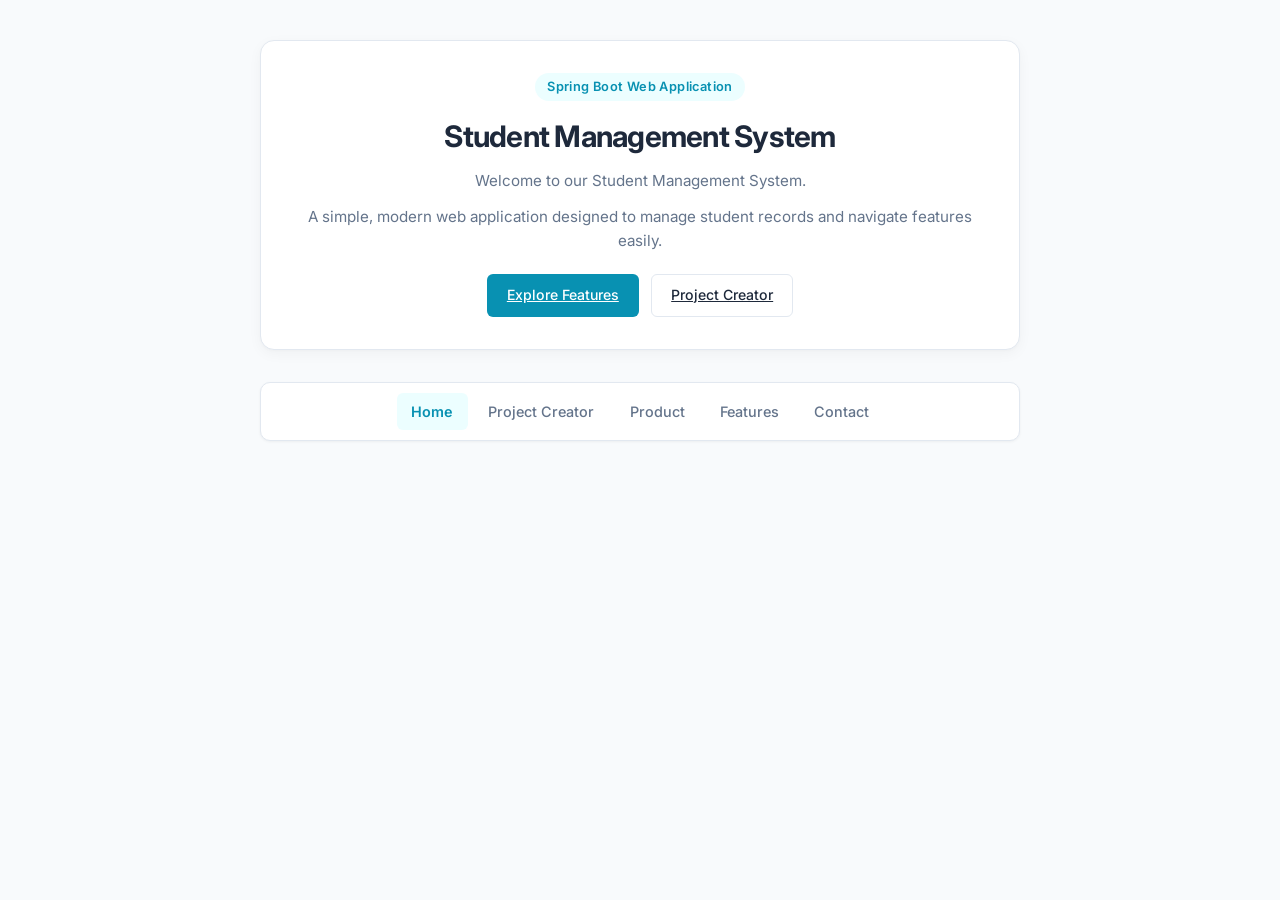
<file: JFS-assignment-223/demo/src/main/resources/static/index.html>
<!DOCTYPE html>
<html lang="en">
<head>
  <meta charset="UTF-8">
  <meta name="viewport" content="width=device-width, initial-scale=1.0">
  <title>Student Management System</title>
  <link rel="stylesheet" href="css/style.css">
</head>
<body>

  <div class="container">
    <div class="card text-center">
      <div><span class="badge">Spring Boot Web Application</span></div>
      <h1>Student Management System</h1>
      <p>Welcome to our Student Management System.</p>
      <p>A simple, modern web application designed to manage student records and navigate features easily.</p>

      <div style="display: flex; gap: 0.75rem; justify-content: center; margin-top: 1.25rem;">
        <a href="features.html" class="btn">Explore Features</a>
        <a href="about.html" class="btn btn-secondary">Project Creator</a>
      </div>
    </div>

    <!-- Centered Navigation Bar -->
    <nav class="nav-bar">
      <a href="index.html" class="active">Home</a>
      <a href="about.html">Project Creator</a>
      <a href="product.html">Product</a>
      <a href="features.html">Features</a>
      <a href="contact.html">Contact</a>
    </nav>
  </div>

</body>
</html>
</file>
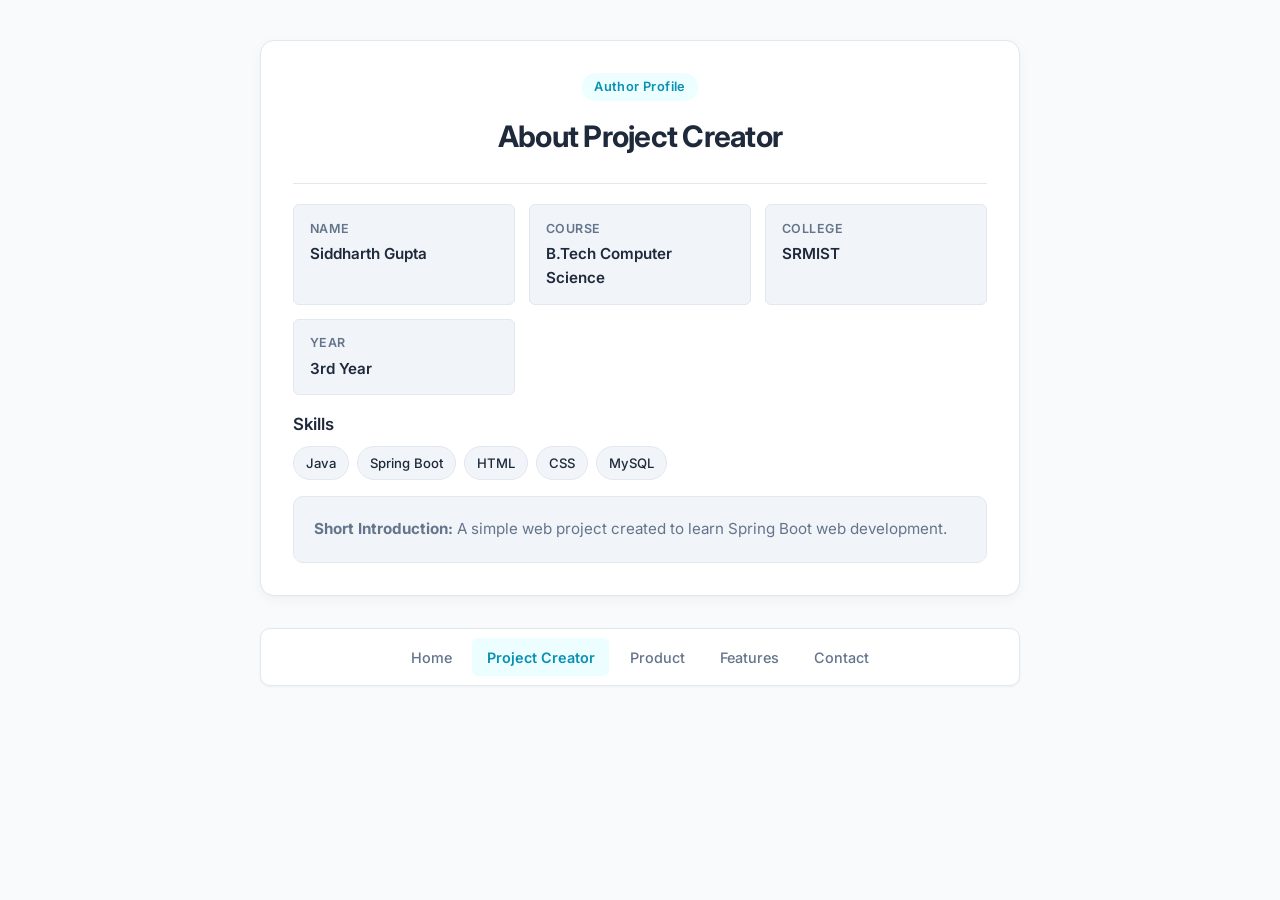
<file: JFS-assignment-223/demo/src/main/resources/static/about.html>
<!DOCTYPE html>
<html lang="en">

<head>
  <meta charset="UTF-8">
  <meta name="viewport" content="width=device-width, initial-scale=1.0">
  <title>About Project Creator</title>
  <link rel="stylesheet" href="css/style.css">
</head>

<body>

  <div class="container">
    <div class="card">
      <div class="card-header text-center" style="display: block;">
        <span class="badge">Author Profile</span>
        <h1>About Project Creator</h1>
      </div>

      <!-- Arranged Information Grid -->
      <div class="info-grid">
        <div class="info-item">
          <div class="label">Name</div>
          <div class="value">Siddharth Gupta</div>
        </div>
        <div class="info-item">
          <div class="label">Course</div>
          <div class="value">B.Tech Computer Science</div>
        </div>
        <div class="info-item">
          <div class="label">College</div>
          <div class="value">SRMIST</div>
        </div>
        <div class="info-item">
          <div class="label">Year</div>
          <div class="value">3rd Year</div>
        </div>
      </div>

      <!-- Skills Arranged as Tags -->
      <h3>Skills</h3>
      <ul class="tag-list">
        <li>Java</li>
        <li>Spring Boot</li>
        <li>HTML</li>
        <li>CSS</li>
        <li>MySQL</li>
      </ul>

      <!-- Introduction Box -->
      <div class="details-box">
        <p><b>Short Introduction:</b> A simple web project created to learn Spring Boot web development.</p>
      </div>
    </div>

    <!-- Centered Navigation Bar -->
    <nav class="nav-bar">
      <a href="index.html">Home</a>
      <a href="about.html" class="active">Project Creator</a>
      <a href="product.html">Product</a>
      <a href="features.html">Features</a>
      <a href="contact.html">Contact</a>
    </nav>
  </div>

</body>

</html>
</file>
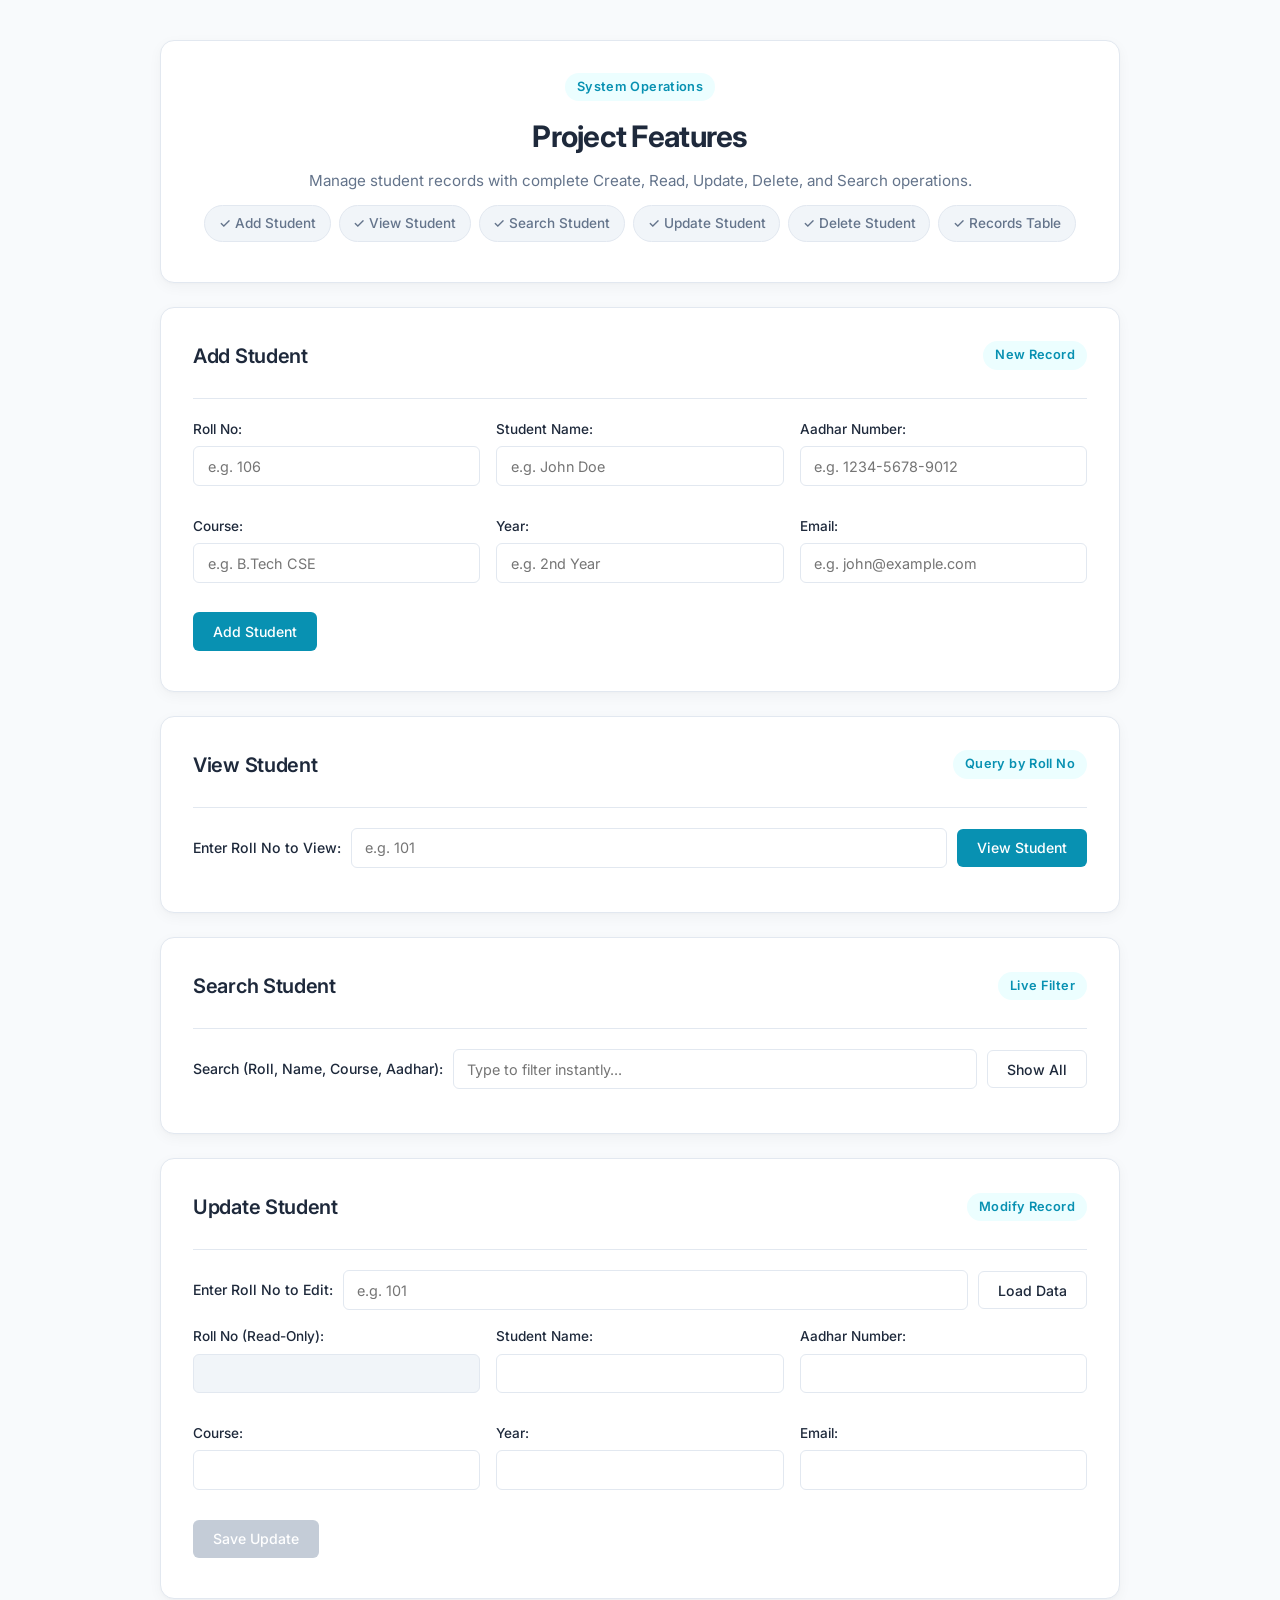
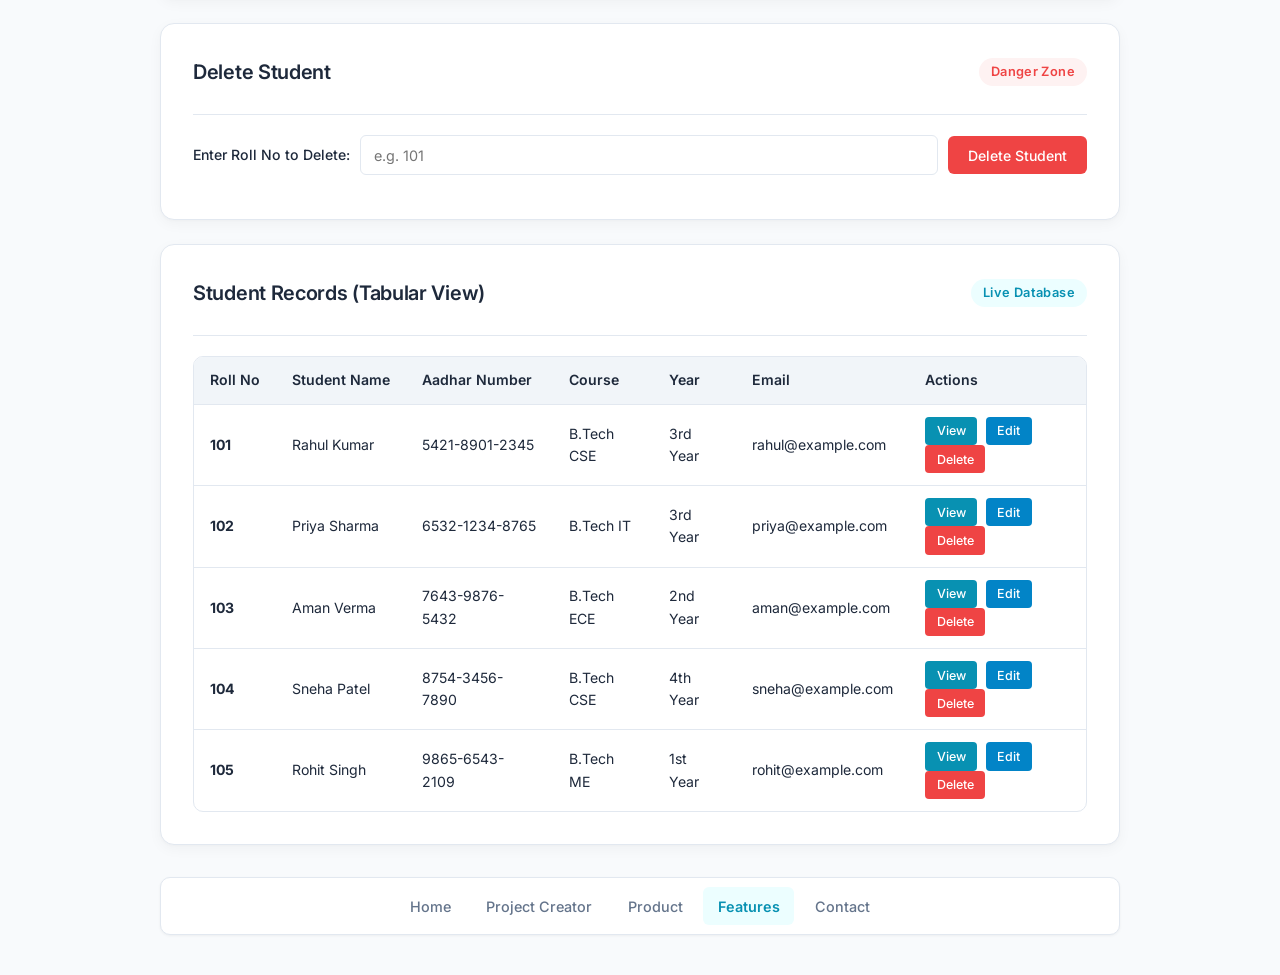
<file: JFS-assignment-223/demo/src/main/resources/static/features.html>
<!DOCTYPE html>
<html lang="en">
<head>
  <meta charset="UTF-8">
  <meta name="viewport" content="width=device-width, initial-scale=1.0">
  <title>Project Features - Student Management System</title>
  <link rel="stylesheet" href="css/style.css">
</head>
<body>

  <div class="container container-wide">
    <!-- Header Card -->
    <div class="card text-center">
      <span class="badge">System Operations</span>
      <h1>Project Features</h1>
      <p>Manage student records with complete Create, Read, Update, Delete, and Search operations.</p>

      <!-- Quick Feature Jump Pill Links -->
      <div class="feature-nav">
        <a href="#add-section">&#10003; Add Student</a>
        <a href="#view-section">&#10003; View Student</a>
        <a href="#search-section">&#10003; Search Student</a>
        <a href="#update-section">&#10003; Update Student</a>
        <a href="#delete-section">&#10003; Delete Student</a>
        <a href="#table-section">&#10003; Records Table</a>
      </div>
    </div>

    <!-- ADD STUDENT CARD -->
    <div class="card" id="add-section">
      <div class="card-header">
        <h2>Add Student</h2>
        <span class="badge">New Record</span>
      </div>
      <form id="addForm" onsubmit="handleAddStudent(event)">
        <div class="form-grid">
          <div class="form-group">
            <label for="addRoll">Roll No:</label>
            <input type="text" id="addRoll" placeholder="e.g. 106" required>
          </div>
          <div class="form-group">
            <label for="addName">Student Name:</label>
            <input type="text" id="addName" placeholder="e.g. John Doe" required>
          </div>
          <div class="form-group">
            <label for="addAadhar">Aadhar Number:</label>
            <input type="text" id="addAadhar" placeholder="e.g. 1234-5678-9012" required>
          </div>
          <div class="form-group">
            <label for="addCourse">Course:</label>
            <input type="text" id="addCourse" placeholder="e.g. B.Tech CSE" required>
          </div>
          <div class="form-group">
            <label for="addYear">Year:</label>
            <input type="text" id="addYear" placeholder="e.g. 2nd Year" required>
          </div>
          <div class="form-group">
            <label for="addEmail">Email:</label>
            <input type="email" id="addEmail" placeholder="e.g. john@example.com" required>
          </div>
        </div>
        <button type="submit" class="btn">Add Student</button>
      </form>
      <p id="addMessage" class="status-msg" style="color: var(--success);"></p>
    </div>

    <!-- VIEW STUDENT CARD -->
    <div class="card" id="view-section">
      <div class="card-header">
        <h2>View Student</h2>
        <span class="badge">Query by Roll No</span>
      </div>
      <div class="input-row">
        <label for="viewRollInput" style="font-weight: 500; font-size: 0.88rem;">Enter Roll No to View:</label>
        <input type="text" id="viewRollInput" placeholder="e.g. 101">
        <button type="button" class="btn" onclick="handleViewStudent()">View Student</button>
      </div>
      <div id="viewOutput"></div>
    </div>

    <!-- SEARCH STUDENT CARD -->
    <div class="card" id="search-section">
      <div class="card-header">
        <h2>Search Student</h2>
        <span class="badge">Live Filter</span>
      </div>
      <div class="input-row">
        <label for="searchInput" style="font-weight: 500; font-size: 0.88rem;">Search (Roll, Name, Course, Aadhar):</label>
        <input type="text" id="searchInput" oninput="handleSearch()" placeholder="Type to filter instantly...">
        <button type="button" class="btn btn-secondary" onclick="resetSearch()">Show All</button>
      </div>
    </div>

    <!-- UPDATE STUDENT CARD -->
    <div class="card" id="update-section">
      <div class="card-header">
        <h2>Update Student</h2>
        <span class="badge">Modify Record</span>
      </div>
      <div class="input-row">
        <label for="updateSearchRoll" style="font-weight: 500; font-size: 0.88rem;">Enter Roll No to Edit:</label>
        <input type="text" id="updateSearchRoll" placeholder="e.g. 101">
        <button type="button" class="btn btn-secondary" onclick="loadStudentForUpdate()">Load Data</button>
      </div>

      <form id="updateForm" onsubmit="handleUpdateStudent(event)" style="margin-top: 1rem;">
        <div class="form-grid">
          <div class="form-group">
            <label for="upRoll">Roll No (Read-Only):</label>
            <input type="text" id="upRoll" readonly>
          </div>
          <div class="form-group">
            <label for="upName">Student Name:</label>
            <input type="text" id="upName">
          </div>
          <div class="form-group">
            <label for="upAadhar">Aadhar Number:</label>
            <input type="text" id="upAadhar">
          </div>
          <div class="form-group">
            <label for="upCourse">Course:</label>
            <input type="text" id="upCourse">
          </div>
          <div class="form-group">
            <label for="upYear">Year:</label>
            <input type="text" id="upYear">
          </div>
          <div class="form-group">
            <label for="upEmail">Email:</label>
            <input type="email" id="upEmail">
          </div>
        </div>
        <button type="submit" id="updateBtn" class="btn" disabled>Save Update</button>
      </form>
      <p id="updateMessage" class="status-msg" style="color: var(--primary);"></p>
    </div>

    <!-- DELETE STUDENT CARD -->
    <div class="card" id="delete-section">
      <div class="card-header">
        <h2>Delete Student</h2>
        <span class="badge" style="background: var(--danger-light); color: var(--danger);">Danger Zone</span>
      </div>
      <div class="input-row">
        <label for="deleteRollInput" style="font-weight: 500; font-size: 0.88rem;">Enter Roll No to Delete:</label>
        <input type="text" id="deleteRollInput" placeholder="e.g. 101">
        <button type="button" class="btn btn-danger" onclick="handleDeleteByInput()">Delete Student</button>
      </div>
      <p id="deleteMessage" class="status-msg" style="color: var(--danger);"></p>
    </div>

    <!-- STUDENT DATA TABLE CARD -->
    <div class="card" id="table-section">
      <div class="card-header">
        <h2>Student Records (Tabular View)</h2>
        <span class="badge">Live Database</span>
      </div>
      <div class="table-responsive">
        <table id="studentTable">
          <thead>
            <tr>
              <th>Roll No</th>
              <th>Student Name</th>
              <th>Aadhar Number</th>
              <th>Course</th>
              <th>Year</th>
              <th>Email</th>
              <th>Actions</th>
            </tr>
          </thead>
          <tbody id="studentTableBody">
            <!-- Rows generated via JavaScript -->
          </tbody>
        </table>
      </div>
    </div>

    <!-- Centered Navigation Bar -->
    <nav class="nav-bar">
      <a href="index.html">Home</a>
      <a href="about.html">Project Creator</a>
      <a href="product.html">Product</a>
      <a href="features.html" class="active">Features</a>
      <a href="contact.html">Contact</a>
    </nav>
  </div>

  <script>
    // Initial sample student records
    const initialStudents = [
      { roll: "101", name: "Rahul Kumar", aadhar: "5421-8901-2345", course: "B.Tech CSE", year: "3rd Year", email: "rahul@example.com" },
      { roll: "102", name: "Priya Sharma", aadhar: "6532-1234-8765", course: "B.Tech IT", year: "3rd Year", email: "priya@example.com" },
      { roll: "103", name: "Aman Verma", aadhar: "7643-9876-5432", course: "B.Tech ECE", year: "2nd Year", email: "aman@example.com" },
      { roll: "104", name: "Sneha Patel", aadhar: "8754-3456-7890", course: "B.Tech CSE", year: "4th Year", email: "sneha@example.com" },
      { roll: "105", name: "Rohit Singh", aadhar: "9865-6543-2109", course: "B.Tech ME", year: "1st Year", email: "rohit@example.com" }
    ];

    function getStudents() {
      const stored = localStorage.getItem("students_list");
      if (stored) {
        try {
          return JSON.parse(stored);
        } catch (e) {
          return initialStudents;
        }
      }
      localStorage.setItem("students_list", JSON.stringify(initialStudents));
      return initialStudents;
    }

    function saveStudents(students) {
      localStorage.setItem("students_list", JSON.stringify(students));
      renderTable(students);
    }

    function renderTable(students) {
      const tbody = document.getElementById("studentTableBody");
      tbody.innerHTML = "";

      if (students.length === 0) {
        tbody.innerHTML = "<tr><td colspan='7' style='text-align:center; padding: 1.5rem; color: var(--text-muted);'>No student records found.</td></tr>";
        return;
      }

      students.forEach(st => {
        const tr = document.createElement("tr");
        tr.id = "row-" + st.roll;
        tr.innerHTML = `
          <td><strong>${st.roll}</strong></td>
          <td>${st.name}</td>
          <td>${st.aadhar}</td>
          <td>${st.course}</td>
          <td>${st.year}</td>
          <td>${st.email}</td>
          <td>
            <button type="button" onclick="viewSpecific('${st.roll}')">View</button>
            <button type="button" onclick="loadForEdit('${st.roll}')">Edit</button>
            <button type="button" onclick="deleteSpecific('${st.roll}')">Delete</button>
          </td>
        `;
        tbody.appendChild(tr);
      });
    }

    // ADD STUDENT
    function handleAddStudent(e) {
      e.preventDefault();
      const roll = document.getElementById("addRoll").value.trim();
      const name = document.getElementById("addName").value.trim();
      const aadhar = document.getElementById("addAadhar").value.trim();
      const course = document.getElementById("addCourse").value.trim();
      const year = document.getElementById("addYear").value.trim();
      const email = document.getElementById("addEmail").value.trim();

      const students = getStudents();
      const exists = students.some(s => s.roll.toLowerCase() === roll.toLowerCase());

      const msg = document.getElementById("addMessage");
      if (exists) {
        msg.style.color = "var(--danger)";
        msg.textContent = "Error: Student with Roll No '" + roll + "' already exists!";
        return;
      }

      students.push({ roll, name, aadhar, course, year, email });
      saveStudents(students);

      document.getElementById("addForm").reset();
      msg.style.color = "var(--success)";
      msg.textContent = "Success: Student " + name + " (Roll: " + roll + ") has been added successfully!";

      setTimeout(() => { msg.textContent = ""; }, 5000);
    }

    // VIEW STUDENT
    function handleViewStudent() {
      const roll = document.getElementById("viewRollInput").value.trim();
      viewSpecific(roll);
    }

    function viewSpecific(roll) {
      const out = document.getElementById("viewOutput");
      if (!roll) {
        out.innerHTML = "<p style='color:var(--danger); margin-top:0.5rem;'>Please enter a Roll Number to view.</p>";
        return;
      }

      const students = getStudents();
      const st = students.find(s => s.roll.toLowerCase() === roll.toLowerCase());

      if (st) {
        out.innerHTML = `
          <div class="details-box">
            <h3 style="margin-top:0; color:var(--primary);">Student Details Found</h3>
            <div class="info-grid">
              <div class="info-item"><div class="label">Roll No</div><div class="value">${st.roll}</div></div>
              <div class="info-item"><div class="label">Name</div><div class="value">${st.name}</div></div>
              <div class="info-item"><div class="label">Aadhar Number</div><div class="value">${st.aadhar}</div></div>
              <div class="info-item"><div class="label">Course</div><div class="value">${st.course}</div></div>
              <div class="info-item"><div class="label">Year</div><div class="value">${st.year}</div></div>
              <div class="info-item"><div class="label">Email</div><div class="value">${st.email}</div></div>
            </div>
          </div>
        `;

        // Highlight table row briefly
        const row = document.getElementById("row-" + st.roll);
        if (row) {
          row.scrollIntoView({ behavior: 'smooth', block: 'center' });
        }
      } else {
        out.innerHTML = "<p style='color:var(--danger); margin-top:0.5rem;'>No student found with Roll No '" + roll + "'.</p>";
      }
    }

    // SEARCH STUDENT
    function handleSearch() {
      const query = document.getElementById("searchInput").value.trim().toLowerCase();
      const students = getStudents();
      const filtered = students.filter(s => 
        s.roll.toLowerCase().includes(query) ||
        s.name.toLowerCase().includes(query) ||
        s.course.toLowerCase().includes(query) ||
        s.aadhar.toLowerCase().includes(query)
      );
      renderTable(filtered);
    }

    function resetSearch() {
      document.getElementById("searchInput").value = "";
      renderTable(getStudents());
    }

    // LOAD FOR UPDATE
    function loadStudentForUpdate() {
      const roll = document.getElementById("updateSearchRoll").value.trim();
      loadForEdit(roll);
    }

    function loadForEdit(roll) {
      const msg = document.getElementById("updateMessage");
      if (!roll) {
        alert("Please enter a Roll No to load.");
        return;
      }

      const students = getStudents();
      const st = students.find(s => s.roll.toLowerCase() === roll.toLowerCase());

      if (!st) {
        msg.style.color = "var(--danger)";
        msg.textContent = "Student with Roll No '" + roll + "' not found.";
        document.getElementById("updateBtn").disabled = true;
        return;
      }

      document.getElementById("upRoll").value = st.roll;
      document.getElementById("upName").value = st.name;
      document.getElementById("upAadhar").value = st.aadhar;
      document.getElementById("upCourse").value = st.course;
      document.getElementById("upYear").value = st.year;
      document.getElementById("upEmail").value = st.email;
      document.getElementById("updateBtn").disabled = false;

      msg.style.color = "var(--info)";
      msg.textContent = "Data loaded for Roll No: " + st.roll + ". You can modify details and click 'Save Update'.";
      document.getElementById("update-section").scrollIntoView({ behavior: 'smooth' });
    }

    // UPDATE STUDENT
    function handleUpdateStudent(e) {
      e.preventDefault();
      const roll = document.getElementById("upRoll").value;
      const students = getStudents();
      const index = students.findIndex(s => s.roll.toLowerCase() === roll.toLowerCase());

      const msg = document.getElementById("updateMessage");
      if (index === -1) {
        msg.style.color = "var(--danger)";
        msg.textContent = "Error: Student not found.";
        return;
      }

      students[index].name = document.getElementById("upName").value.trim();
      students[index].aadhar = document.getElementById("upAadhar").value.trim();
      students[index].course = document.getElementById("upCourse").value.trim();
      students[index].year = document.getElementById("upYear").value.trim();
      students[index].email = document.getElementById("upEmail").value.trim();

      saveStudents(students);

      msg.style.color = "var(--success)";
      msg.textContent = "Success: Student (Roll: " + roll + ") details updated successfully!";
      document.getElementById("updateBtn").disabled = true;
      document.getElementById("updateForm").reset();

      setTimeout(() => { msg.textContent = ""; }, 5000);
    }

    // DELETE STUDENT
    function handleDeleteByInput() {
      const roll = document.getElementById("deleteRollInput").value.trim();
      if (!roll) {
        document.getElementById("deleteMessage").textContent = "Please enter a Roll No to delete.";
        return;
      }
      deleteSpecific(roll);
    }

    function deleteSpecific(roll) {
      const students = getStudents();
      const index = students.findIndex(s => s.roll.toLowerCase() === roll.toLowerCase());
      const msg = document.getElementById("deleteMessage");

      if (index === -1) {
        msg.style.color = "var(--danger)";
        msg.textContent = "Student with Roll No '" + roll + "' does not exist.";
        return;
      }

      const confirmed = confirm("Are you sure you want to delete student with Roll No " + roll + "?");
      if (!confirmed) return;

      const removed = students.splice(index, 1);
      saveStudents(students);

      msg.style.color = "var(--success)";
      msg.textContent = "Success: Student " + removed[0].name + " (Roll: " + roll + ") was deleted.";
      document.getElementById("deleteRollInput").value = "";

      // Clear view output if showing deleted student
      const out = document.getElementById("viewOutput");
      out.innerHTML = "";

      setTimeout(() => { msg.textContent = ""; }, 5000);
    }

    // Initial load on page ready
    window.onload = function() {
      renderTable(getStudents());
    };
  </script>

</body>
</html>
</file>
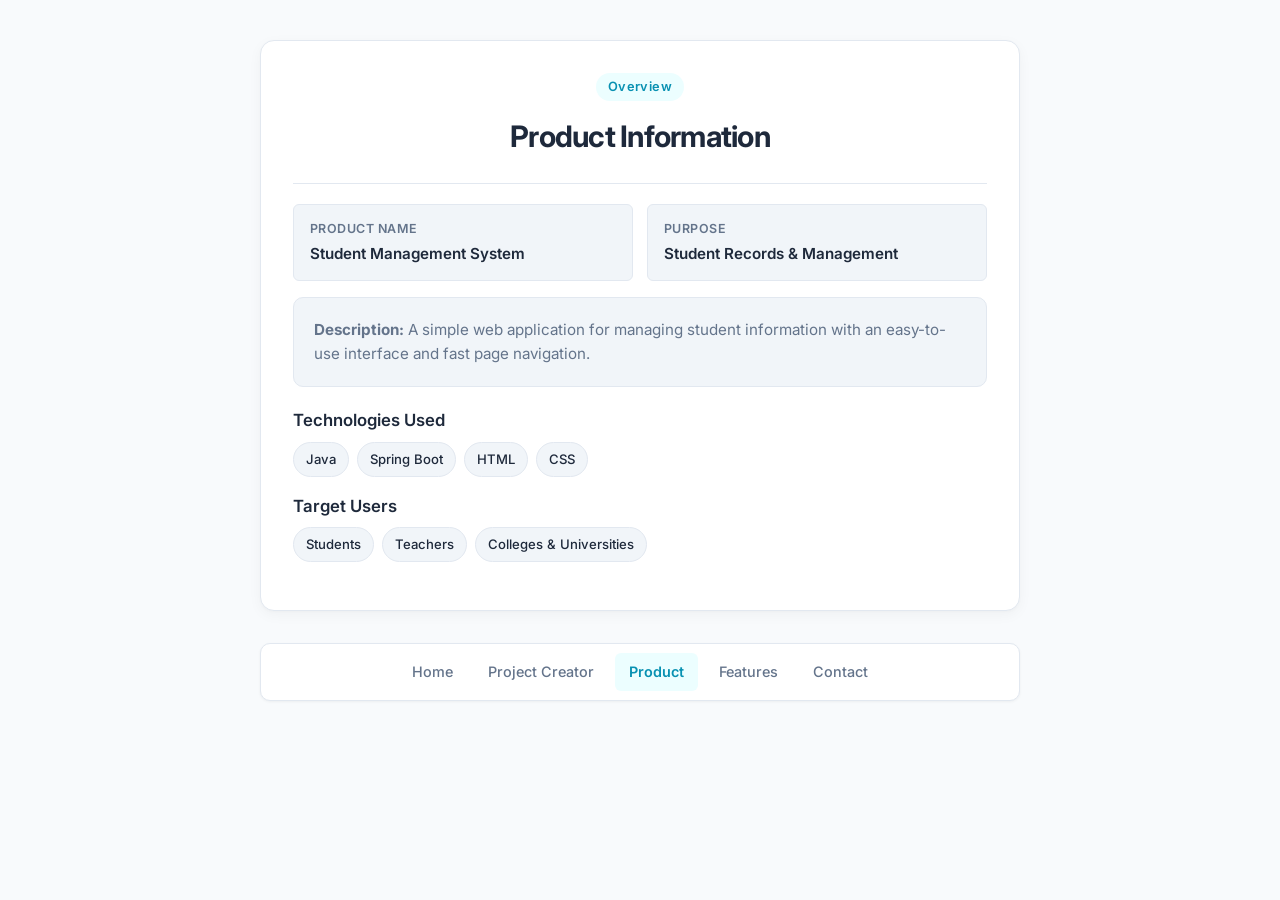
<file: JFS-assignment-223/demo/src/main/resources/static/product.html>
<!DOCTYPE html>
<html lang="en">
<head>
  <meta charset="UTF-8">
  <meta name="viewport" content="width=device-width, initial-scale=1.0">
  <title>Product Information</title>
  <link rel="stylesheet" href="css/style.css">
</head>
<body>

  <div class="container">
    <div class="card">
      <div class="card-header text-center" style="display: block;">
        <span class="badge">Overview</span>
        <h1>Product Information</h1>
      </div>

      <div class="info-grid">
        <div class="info-item">
          <div class="label">Product Name</div>
          <div class="value">Student Management System</div>
        </div>
        <div class="info-item">
          <div class="label">Purpose</div>
          <div class="value">Student Records & Management</div>
        </div>
      </div>

      <div class="details-box" style="margin-bottom: 1.25rem;">
        <p><b>Description:</b> A simple web application for managing student information with an easy-to-use interface and fast page navigation.</p>
      </div>

      <h3>Technologies Used</h3>
      <ul class="tag-list">
        <li>Java</li>
        <li>Spring Boot</li>
        <li>HTML</li>
        <li>CSS</li>
      </ul>

      <h3>Target Users</h3>
      <ul class="tag-list">
        <li>Students</li>
        <li>Teachers</li>
        <li>Colleges & Universities</li>
      </ul>
    </div>

    <!-- Centered Navigation Bar -->
    <nav class="nav-bar">
      <a href="index.html">Home</a>
      <a href="about.html">Project Creator</a>
      <a href="product.html" class="active">Product</a>
      <a href="features.html">Features</a>
      <a href="contact.html">Contact</a>
    </nav>
  </div>

</body>
</html>
</file>
<file: JFS-assignment-223/demo/src/main/resources/static/css/style.css>
/* ===================================================================
   STUDENT MANAGEMENT SYSTEM - SUBTLE MODERN STYLESHEET
   Clean, Centered, Arranged Layout with Subtle Aesthetics
   =================================================================== */

@import url('https://fonts.googleapis.com/css2?family=Inter:wght@400;500;600;700&display=swap');

:root {
  --bg-page: #f8fafc;
  --bg-card: #ffffff;
  --bg-subtle: #f1f5f9;
  --bg-muted: #e2e8f0;

  --border: #e2e8f0;
  --border-subtle: #edf2f7;
  --border-focus: #06b6d4;

  --text-main: #1e293b;
  --text-muted: #64748b;
  --text-light: #94a3b8;

  --primary: #0891b2;
  --primary-hover: #0e7490;
  --primary-light: #ecfeff;

  --danger: #ef4444;
  --danger-hover: #dc2626;
  --danger-light: #fef2f2;

  --success: #10b981;
  --success-light: #ecfdf5;

  --info: #0284c7;
  --info-light: #f0f9ff;

  --shadow-sm: 0 1px 3px rgba(0, 0, 0, 0.05);
  --shadow-md: 0 4px 14px rgba(0, 0, 0, 0.04), 0 1px 3px rgba(0, 0, 0, 0.02);
  --shadow-lg: 0 10px 25px -5px rgba(0, 0, 0, 0.05), 0 8px 10px -6px rgba(0, 0, 0, 0.02);

  --radius-sm: 6px;
  --radius-md: 10px;
  --radius-lg: 14px;
}

/* Global Reset */
* {
  box-sizing: border-box;
  margin: 0;
  padding: 0;
}

html {
  scroll-behavior: smooth;
}

body {
  font-family: 'Inter', system-ui, -apple-system, BlinkMacSystemFont, 'Segoe UI', Roboto, sans-serif;
  background-color: var(--bg-page);
  color: var(--text-main);
  line-height: 1.6;
  min-height: 100vh;
  display: flex;
  flex-direction: column;
  align-items: center;
  padding: 2.5rem 1rem;
}

/* Page Container - Centered */
.container {
  width: 100%;
  max-width: 760px;
  margin: 0 auto;
  display: flex;
  flex-direction: column;
  gap: 1.5rem;
}

.container-wide {
  max-width: 960px;
}

/* Card / Box Layout */
.card {
  background: var(--bg-card);
  border: 1px solid var(--border);
  border-radius: var(--radius-lg);
  padding: 2rem;
  box-shadow: var(--shadow-md);
  transition: box-shadow 0.2s ease, border-color 0.2s ease;
}

.card:hover {
  border-color: #cbd5e1;
  box-shadow: var(--shadow-lg);
}

.card-header {
  border-bottom: 1px solid var(--border);
  padding-bottom: 0.9rem;
  margin-bottom: 1.25rem;
  display: flex;
  align-items: center;
  justify-content: space-between;
  flex-wrap: wrap;
  gap: 0.5rem;
}

/* Typography */
h1 {
  font-size: 1.85rem;
  font-weight: 700;
  color: var(--text-main);
  letter-spacing: -0.025em;
  text-align: center;
  margin-bottom: 0.5rem;
}

h2 {
  font-size: 1.25rem;
  font-weight: 600;
  color: var(--text-main);
  letter-spacing: -0.015em;
  margin-bottom: 0.75rem;
}

h3 {
  font-size: 1.05rem;
  font-weight: 600;
  color: var(--text-main);
  margin-top: 1rem;
  margin-bottom: 0.5rem;
}

p {
  color: var(--text-muted);
  font-size: 0.95rem;
  margin-bottom: 0.75rem;
}

p:last-child {
  margin-bottom: 0;
}

.text-center {
  text-align: center;
}

.badge {
  display: inline-block;
  padding: 0.25rem 0.75rem;
  background: var(--primary-light);
  color: var(--primary);
  font-size: 0.8rem;
  font-weight: 600;
  border-radius: 9999px;
  margin-bottom: 0.75rem;
  letter-spacing: 0.03em;
}

/* Navigation Bar - Centered & Subtle */
.nav-bar {
  display: flex;
  align-items: center;
  justify-content: center;
  flex-wrap: wrap;
  gap: 0.4rem;
  background: var(--bg-card);
  border: 1px solid var(--border);
  padding: 0.6rem 0.8rem;
  border-radius: var(--radius-md);
  box-shadow: var(--shadow-sm);
  margin-top: 0.5rem;
}

.nav-bar a {
  color: var(--text-muted);
  text-decoration: none;
  font-size: 0.9rem;
  font-weight: 500;
  padding: 0.45rem 0.9rem;
  border-radius: var(--radius-sm);
  transition: all 0.15s ease;
}

.nav-bar a:hover {
  color: var(--primary);
  background: var(--primary-light);
}

.nav-bar a.active {
  color: var(--primary);
  background: var(--primary-light);
  font-weight: 600;
}

/* Quick Feature Nav */
.feature-nav {
  display: flex;
  flex-wrap: wrap;
  gap: 0.5rem;
  justify-content: center;
  margin-bottom: 0.5rem;
}

.feature-nav a {
  background: var(--bg-subtle);
  color: var(--text-muted);
  text-decoration: none;
  font-size: 0.85rem;
  font-weight: 500;
  padding: 0.4rem 0.85rem;
  border-radius: 9999px;
  border: 1px solid var(--border);
  transition: all 0.15s ease;
}

.feature-nav a:hover {
  background: var(--primary-light);
  color: var(--primary);
  border-color: #a5f3fc;
}

/* Forms & Inputs */
form {
  width: 100%;
}

.form-grid {
  display: grid;
  grid-template-columns: repeat(auto-fit, minmax(240px, 1fr));
  gap: 1rem;
  margin-bottom: 1rem;
}

.form-group {
  display: flex;
  flex-direction: column;
  gap: 0.35rem;
  margin-bottom: 0.85rem;
}

.form-group label {
  font-size: 0.85rem;
  font-weight: 500;
  color: var(--text-main);
}

.input-row {
  display: flex;
  align-items: center;
  gap: 0.6rem;
  flex-wrap: wrap;
  margin-bottom: 0.75rem;
}

input[type="text"],
input[type="email"],
input[type="number"],
input[type="search"] {
  width: 100%;
  padding: 0.65rem 0.85rem;
  border: 1px solid var(--border);
  border-radius: var(--radius-sm);
  font-size: 0.9rem;
  font-family: inherit;
  color: var(--text-main);
  background: #ffffff;
  outline: none;
  transition: border-color 0.15s ease, box-shadow 0.15s ease;
}

input[type="text"]:focus,
input[type="email"]:focus,
input[type="number"]:focus,
input[type="search"]:focus {
  border-color: var(--border-focus);
  box-shadow: 0 0 0 3px rgba(6, 182, 212, 0.15);
}

.input-row input {
  width: auto;
  min-width: 220px;
  flex: 1;
}

input[readonly] {
  background: var(--bg-subtle);
  color: var(--text-muted);
  cursor: not-allowed;
}

/* Buttons */
button,
.btn {
  display: inline-flex;
  align-items: center;
  justify-content: center;
  padding: 0.6rem 1.2rem;
  border-radius: var(--radius-sm);
  font-size: 0.88rem;
  font-weight: 500;
  font-family: inherit;
  cursor: pointer;
  border: 1px solid transparent;
  background-color: var(--primary);
  color: #ffffff;
  transition: all 0.15s ease;
  white-space: nowrap;
}

button:hover,
.btn:hover {
  background-color: var(--primary-hover);
}

button:disabled,
.btn:disabled {
  opacity: 0.55;
  cursor: not-allowed;
  background-color: #94a3b8;
}

button.btn-secondary,
.btn-secondary {
  background-color: var(--bg-card);
  color: var(--text-main);
  border: 1px solid var(--border);
}

button.btn-secondary:hover,
.btn-secondary:hover {
  background-color: var(--bg-subtle);
  border-color: #cbd5e1;
}

button.btn-danger,
.btn-danger {
  background-color: var(--danger);
  color: #ffffff;
}

button.btn-danger:hover,
.btn-danger:hover {
  background-color: var(--danger-hover);
}

/* Subtle Table */
.table-responsive {
  width: 100%;
  overflow-x: auto;
  border: 1px solid var(--border);
  border-radius: var(--radius-md);
  margin-top: 1rem;
  background: var(--bg-card);
}

table {
  width: 100%;
  border-collapse: collapse;
  font-size: 0.88rem;
  text-align: left;
}

table th {
  background-color: var(--bg-subtle);
  color: var(--text-main);
  font-weight: 600;
  padding: 0.75rem 1rem;
  border-bottom: 1px solid var(--border);
  white-space: nowrap;
}

table td {
  padding: 0.75rem 1rem;
  border-bottom: 1px solid var(--border);
  color: var(--text-main);
  vertical-align: middle;
}

table tbody tr:last-child td {
  border-bottom: none;
}

table tbody tr:hover {
  background-color: #f8fafc;
}

table td button {
  padding: 0.35rem 0.65rem;
  font-size: 0.78rem;
  margin-right: 0.3rem;
  border-radius: 4px;
}

table td button:nth-child(1) {
  background: var(--primary);
}

table td button:nth-child(2) {
  background: var(--info);
}

table td button:nth-child(3) {
  background: var(--danger);
}

/* Info Lists / Key-Values */
.info-grid {
  display: grid;
  grid-template-columns: repeat(auto-fit, minmax(200px, 1fr));
  gap: 0.85rem;
  margin-top: 1rem;
  margin-bottom: 1rem;
}

.info-item {
  background: var(--bg-subtle);
  padding: 0.85rem 1rem;
  border-radius: var(--radius-sm);
  border: 1px solid var(--border);
}

.info-item .label {
  font-size: 0.78rem;
  color: var(--text-muted);
  text-transform: uppercase;
  letter-spacing: 0.04em;
  font-weight: 600;
  margin-bottom: 0.2rem;
}

.info-item .value {
  font-size: 0.95rem;
  font-weight: 600;
  color: var(--text-main);
}

/* Tag / Pill list */
.tag-list {
  display: flex;
  flex-wrap: wrap;
  gap: 0.5rem;
  margin-top: 0.5rem;
  margin-bottom: 1rem;
  list-style: none;
}

.tag-list li,
.tag {
  background: var(--bg-subtle);
  border: 1px solid var(--border);
  color: var(--text-main);
  padding: 0.35rem 0.75rem;
  border-radius: 9999px;
  font-size: 0.82rem;
  font-weight: 500;
}

/* Details output card */
.details-box {
  background: var(--bg-subtle);
  border: 1px solid var(--border);
  border-radius: var(--radius-md);
  padding: 1.25rem;
  margin-top: 1rem;
}

/* Status message */
.status-msg {
  font-size: 0.88rem;
  font-weight: 500;
  margin-top: 0.5rem;
}

/* Clean Separator */
hr {
  border: none;
  border-top: 1px solid var(--border);
  margin: 1.25rem 0;
}

/* Responsive */
@media (max-width: 640px) {
  body {
    padding: 1.25rem 0.75rem;
  }
  .card {
    padding: 1.25rem;
  }
  h1 {
    font-size: 1.5rem;
  }
  .form-grid {
    grid-template-columns: 1fr;
  }
  .input-row {
    flex-direction: column;
    align-items: stretch;
  }
  .input-row input {
    width: 100%;
  }
}
</file>
